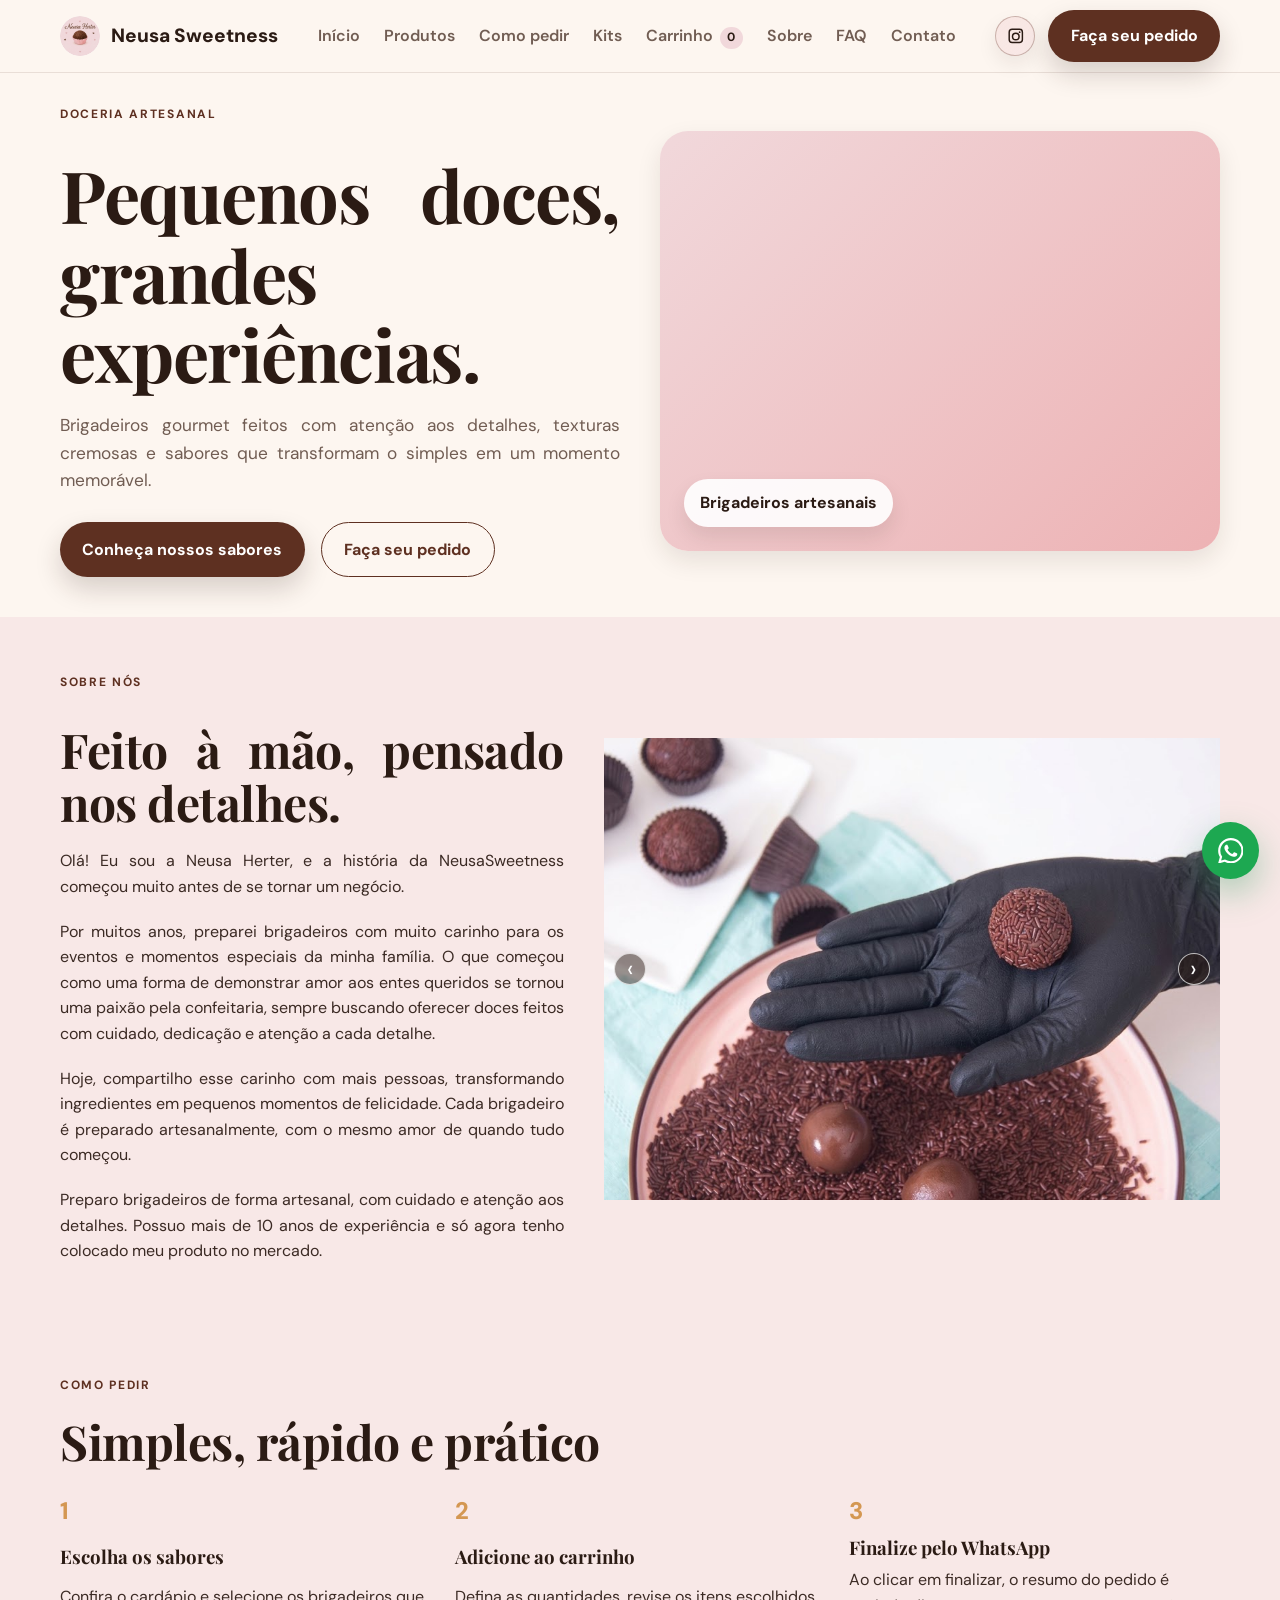
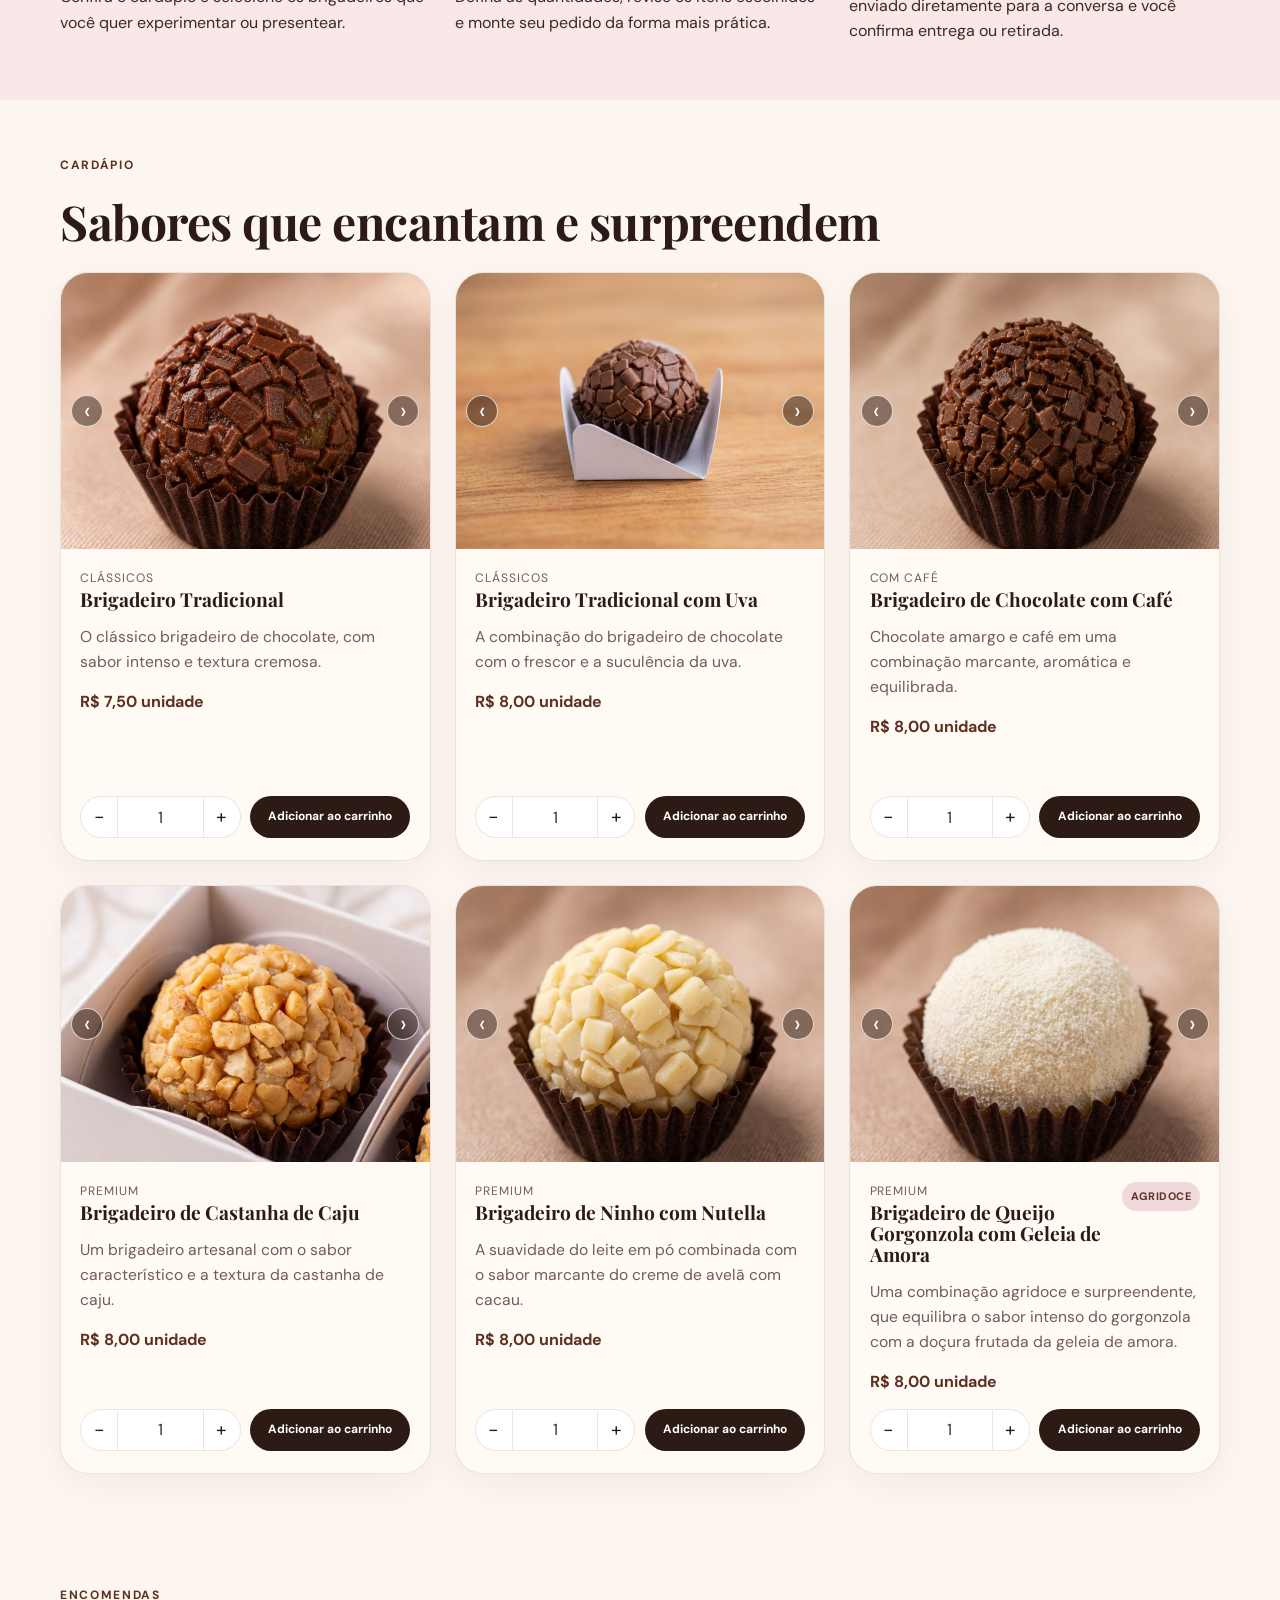
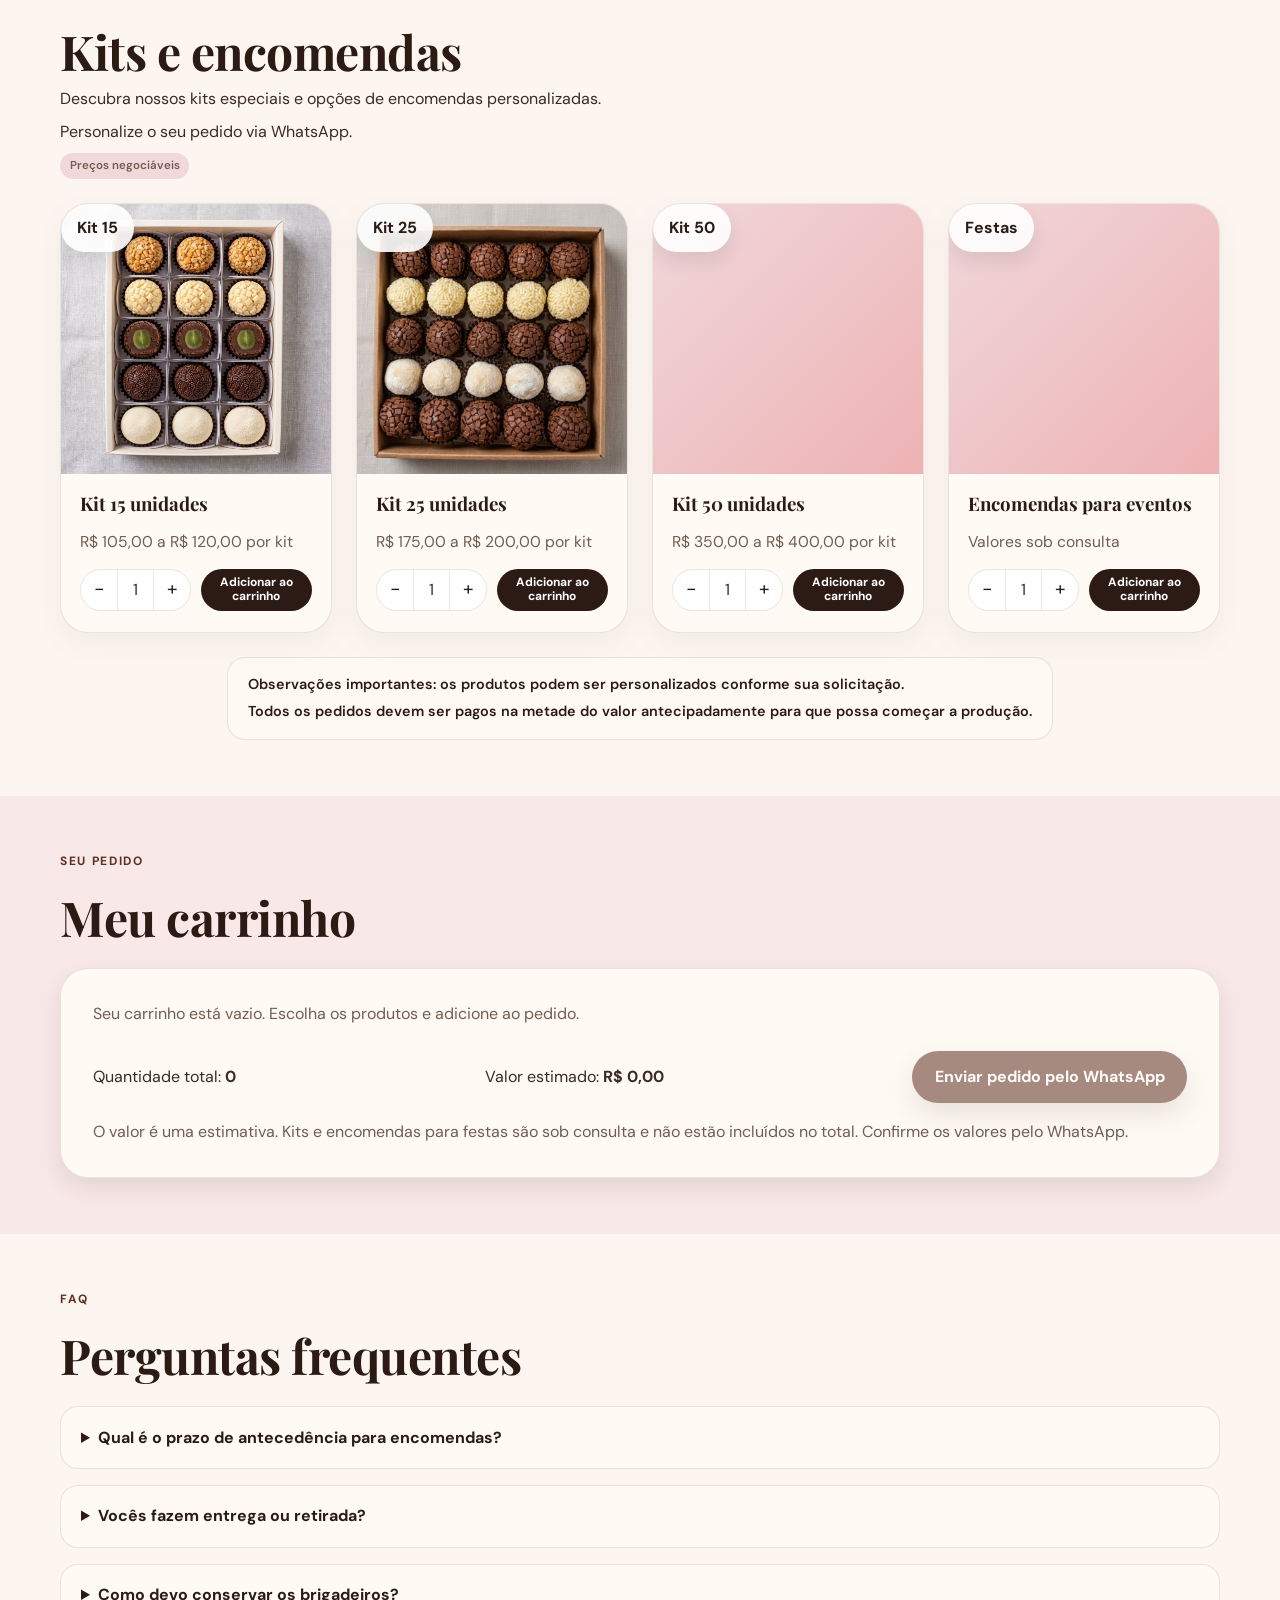
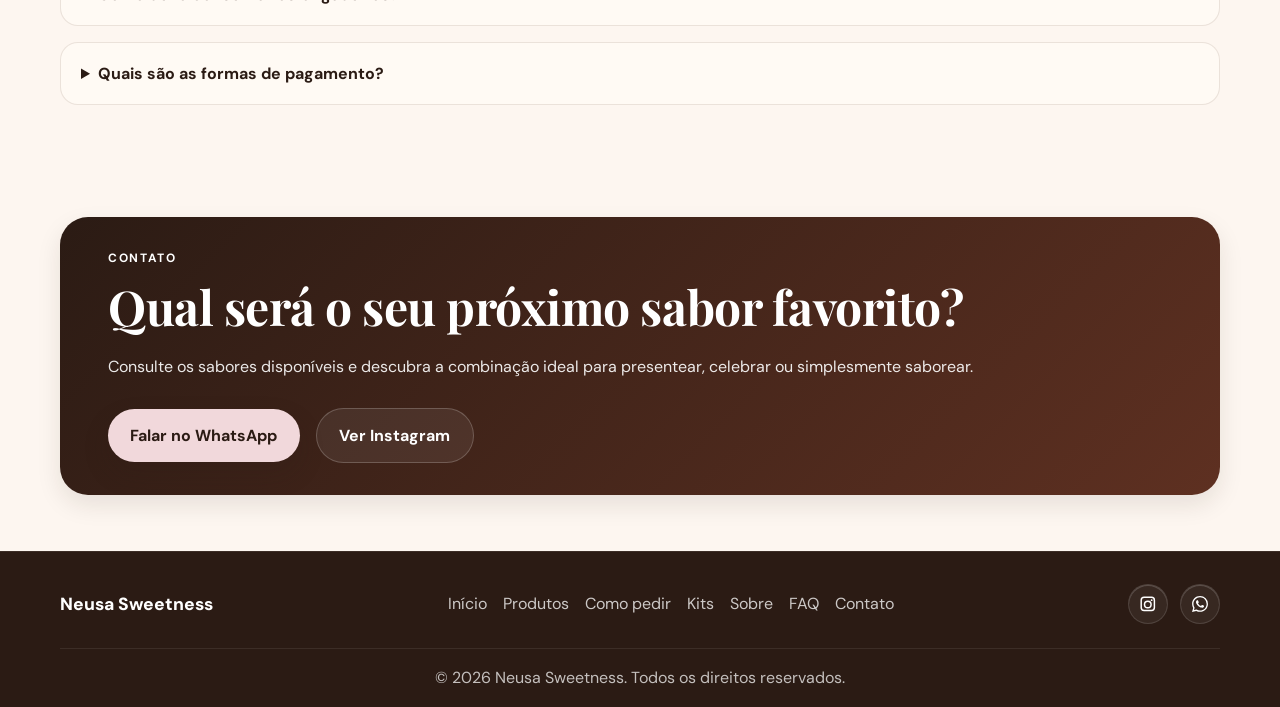
<file: index.html>
<!DOCTYPE html>
<html lang="pt-BR">
  <head>
    <meta charset="UTF-8" />
    <meta name="viewport" content="width=device-width, initial-scale=1.0" />
    <meta
      name="description"
      content="Doceria artesanal com brigadeiros gourmet, sabores exclusivos e atendimento pelo WhatsApp."
    />
    <meta name="theme-color" content="#5e3021" />
    <meta name="color-scheme" content="light" />
    <meta property="og:type" content="website" />
    <meta property="og:title" content="Neusa Sweetness | Brigadeiros Gourmet Artesanais" />
    <meta
      property="og:description"
      content="Doceria artesanal com brigadeiros gourmet, sabores exclusivos e atendimento pelo WhatsApp."
    />
    <!-- TODO: trocar og:image por URL absoluta (https://seudominio.com/Imagens/logo-512.jpg) após publicar o site -->
    <meta property="og:image" content="Imagens/logo.jpg" />
    <meta property="og:locale" content="pt_BR" />
    <title>Neusa Sweetness</title>
    <link rel="icon" href="Imagens/favicon_transparent_90x90.png" type="image/png" />
    <link rel="preconnect" href="https://fonts.googleapis.com" />
    <link rel="preconnect" href="https://fonts.gstatic.com" crossorigin />
    <link
      href="https://fonts.googleapis.com/css2?family=DM+Sans:wght@400..800&family=Playfair+Display:wght@700&display=swap"
      rel="stylesheet"
    />
    <link rel="stylesheet" href="style.css" />
  </head>
  <body>
    <svg class="sprite" aria-hidden="true" width="0" height="0">
      <symbol id="i-instagram" viewBox="0 0 24 24">
        <path d="M7 2h10a5 5 0 0 1 5 5v10a5 5 0 0 1-5 5H7a5 5 0 0 1-5-5V7a5 5 0 0 1 5-5zm0 2a3 3 0 0 0-3 3v10a3 3 0 0 0 3 3h10a3 3 0 0 0 3-3V7a3 3 0 0 0-3-3H7zm5 3.5A5.5 5.5 0 1 1 6.5 13 5.5 5.5 0 0 1 12 7.5zm0 2A3.5 3.5 0 1 0 15.5 13 3.5 3.5 0 0 0 12 9.5zm5.25-3.75a1.25 1.25 0 1 1-1.25 1.25 1.25 1.25 0 0 1 1.25-1.25z" />
      </symbol>
      <symbol id="i-whatsapp" viewBox="0 0 24 24">
        <path d="M17.472 14.382c-.297-.149-1.758-.867-2.03-.967-.273-.099-.471-.148-.67.15-.197.297-.767.966-.94 1.164-.173.199-.347.223-.644.075-.297-.15-1.255-.463-2.39-1.475-.883-.788-1.48-1.761-1.653-2.059-.173-.297-.018-.458.13-.606.134-.133.298-.347.446-.52.149-.174.198-.298.298-.497.099-.198.05-.371-.025-.52-.075-.149-.669-1.612-.916-2.207-.242-.579-.487-.5-.669-.51-.173-.008-.371-.01-.57-.01-.198 0-.52.074-.792.372-.272.297-1.04 1.016-1.04 2.479 0 1.462 1.065 2.875 1.213 3.074.149.198 2.096 3.2 5.077 4.487.709.306 1.262.489 1.694.625.712.227 1.36.195 1.871.118.571-.085 1.758-.719 2.006-1.413.248-.694.248-1.289.173-1.413-.074-.124-.272-.198-.57-.347m-5.421 7.403h-.004a9.87 9.87 0 01-5.031-1.378l-.361-.214-3.741.982.998-3.648-.235-.374a9.86 9.86 0 01-1.51-5.26c.001-5.45 4.436-9.884 9.888-9.884 2.64 0 5.122 1.03 6.988 2.898a9.825 9.825 0 012.893 6.994c-.003 5.45-4.437 9.884-9.885 9.884m8.413-18.297A11.815 11.815 0 0012.05 0C5.495 0 .16 5.335.157 11.892c0 2.096.547 4.142 1.588 5.945L.057 24l6.305-1.654a11.882 11.882 0 005.683 1.448h.005c6.554 0 11.89-5.335 11.893-11.893a11.821 11.821 0 00-3.48-8.413Z" />
      </symbol>
    </svg>

    <header class="site-header">
      <div class="container header-inner">
        <a href="#inicio" class="brand" aria-label="Ir para a página inicial">
          <img class="brand-mark" src="Imagens/logo.jpg" alt="" width="40" height="40" />
          <span>Neusa Sweetness</span>
        </a>

        <button class="nav-toggle" type="button" aria-expanded="false" aria-label="Abrir menu">
          <span></span>
          <span></span>
          <span></span>
        </button>

        <nav class="main-nav" aria-label="Menu principal">
          <a href="#inicio" class="nav-link--mobile-hidden">Início</a>
          <a href="#produtos">Produtos</a>
          <a href="#como-pedir">Como pedir</a>
          <a href="#kits">Kits</a>
          <a href="#carrinho">Carrinho <span class="cart-count" data-cart-count aria-live="polite" aria-atomic="true">0</span></a>
          <a href="#sobre">Sobre</a>
          <a href="#faq">FAQ</a>
          <a href="#contato">Contato</a>
          <a class="primary-button mobile-nav-button" href="#" data-whatsapp>Faça seu pedido</a>
        </nav>

        <div class="header-actions">
          <a
            class="social-link social-link--header"
            href="https://www.instagram.com/neusasweetness/"
            target="_blank"
            rel="noopener noreferrer"
            aria-label="Instagram da Neusa Sweetness"
          >
            <svg aria-hidden="true"><use href="#i-instagram"></use></svg>
          </a>
          <a class="primary-button header-button" href="#" data-whatsapp>Faça seu pedido</a>
        </div>
      </div>
    </header>

    <main>
      <section id="inicio" class="hero section-spacing">
        <div class="container hero-layout">
          <div class="hero-copy">
            <p class="eyebrow">Doceria artesanal</p>
            <h1>Pequenos doces, grandes experiências.</h1>
            <p class="lead">
              Brigadeiros gourmet feitos com atenção aos detalhes, texturas cremosas e sabores que transformam o simples em um momento memorável.
            </p>
            <div class="hero-actions">
              <a class="primary-button" href="#produtos">Conheça nossos sabores</a>
              <a class="secondary-button" href="#" data-whatsapp>Faça seu pedido</a>
            </div>
          </div>

          <!-- Ao receber uma foto real, substitua este placeholder por <img> com alt descritivo. -->
          <div class="hero-visual" aria-hidden="true">
            <div class="media-carousel hero-image-card">
              <span class="floating-badge">Brigadeiros artesanais</span>
            </div>
          </div>
        </div>
      </section>

      <section id="sobre" class="about section-spacing section-tint">
        <div class="container about-layout">
          <div class="about-copy">
            <p class="eyebrow">Sobre nós</p>
            <h2>Feito à mão, pensado nos detalhes.</h2>
            <p>
              Olá! Eu sou a Neusa Herter, e a história da NeusaSweetness começou muito antes de se tornar um negócio.
            </p>
              <p>
                Por muitos anos, preparei brigadeiros com muito carinho para os eventos e momentos especiais da minha família. O que começou como uma forma de demonstrar amor aos entes queridos se tornou uma paixão pela confeitaria, sempre buscando oferecer doces feitos com cuidado, dedicação e atenção a cada detalhe.
              </p>

              <p>
                Hoje, compartilho esse carinho com mais pessoas, transformando ingredientes em pequenos momentos de felicidade. Cada brigadeiro é preparado artesanalmente, com o mesmo amor de quando tudo começou.
              </p>

            <p>
              Preparo brigadeiros de forma artesanal, com cuidado e atenção aos detalhes.
              Possuo mais de 10 anos de experiência e só agora tenho colocado meu produto no mercado.
            </p>
          </div>

          <div class="about-visual">
            <div class="media-carousel media-carousel--square">
              <img
                src="Imagens/manuseio-brigadeiro.jpg"
                alt="Brigadeiro sendo manuseado na produção"
                class="is-active"
                width="800"
                height="800"
                loading="lazy"
                decoding="async"
              />
              <img
                src="Imagens/preparando-massa.png"
                alt="Preparando a massa dos brigadeiros"
                width="800"
                height="800"
                loading="lazy"
                decoding="async"
              />
              <img
                src="Imagens/massa-brigadeiro-2.jpg"
                alt="Massa pronta para a produção de brigadeiros"
                width="800"
                height="800"
                loading="lazy"
                decoding="async"
              />
              <button class="carousel-control carousel-control--previous" type="button" data-carousel-prev aria-label="Imagem anterior da produção">&#8249;</button>
              <button class="carousel-control carousel-control--next" type="button" data-carousel-next aria-label="Próxima imagem da produção">&#8250;</button>
            </div>
          </div>
        </div>
      </section>

      <section id="como-pedir" class="section-spacing section-tint">
        <div class="container">
          <div class="section-heading">
            <p class="eyebrow">Como pedir</p>
            <h2>Simples, rápido e prático</h2>
          </div>

          <ol class="steps">
            <li>
              <span class="step-number">1</span>
              <h3>Escolha os sabores</h3>
              <p>Confira o cardápio e selecione os brigadeiros que você quer experimentar ou presentear.</p>
            </li>
            <li>
              <span class="step-number">2</span>
              <h3>Adicione ao carrinho</h3>
              <p>Defina as quantidades, revise os itens escolhidos e monte seu pedido da forma mais prática.</p>
            </li>
            <li>
              <span class="step-number">3</span>
              <h3>Finalize pelo WhatsApp</h3>
              <p>Ao clicar em finalizar, o resumo do pedido é enviado diretamente para a conversa e você confirma entrega ou retirada.</p>
            </li>
          </ol>

          
        </div>
      </section>

      <section id="produtos" class="products section-spacing">
        <div class="container">
          <div class="section-heading">
            <p class="eyebrow">Cardápio</p>
            <h2>Sabores que encantam e surpreendem</h2>
          </div>

          <div class="product-grid">
            <article class="product-card" data-price-cents="750">
              <div class="media-carousel">
                <img src="Imagens/Tradicional.png" alt="Brigadeiro Tradicional" width="600" height="450" loading="lazy" decoding="async" class="is-active">
                <div class="carousel-info-slide" data-carousel-slide>
                  <h4>Ingredientes e produtos utilizados</h4>
                  <p><strong>Ingredientes:</strong> [COMPLETAR]</p>
                  <p><strong>Produtos utilizados:</strong> [COMPLETAR]</p>
                </div>
                <button class="carousel-control carousel-control--previous" type="button" data-carousel-prev aria-label="Imagem anterior: Brigadeiro Tradicional" hidden>&#8249;</button>
                <button class="carousel-control carousel-control--next" type="button" data-carousel-next aria-label="Próxima imagem: Brigadeiro Tradicional" hidden>&#8250;</button>
              </div>
              <div class="product-body">
                <div class="product-header">
                  <div>
                    <p class="product-category">Clássicos</p>
                    <h3 class="product-name">Brigadeiro Tradicional</h3>
                  </div>
                </div>
                <p class="product-description">O clássico brigadeiro de chocolate, com sabor intenso e textura cremosa.</p>
                <p class="product-price">R$ 7,50 unidade</p>
                <div class="cart-add-controls">
                  <div class="quantity-control" role="group" aria-label="Quantidade">
                    <span class="visually-hidden">Quantidade de Brigadeiro Tradicional</span>
                    <button type="button" data-quantity-decrease aria-label="Diminuir quantidade">−</button>
                    <input type="number" min="1" step="1" value="1" data-item-quantity aria-label="Quantidade de Brigadeiro Tradicional" />
                    <button type="button" data-quantity-increase aria-label="Aumentar quantidade">+</button>
                  </div>
                  <button class="product-action" type="button" data-cart-add>Adicionar ao carrinho</button>
                </div>
              </div>
            </article>
            <article class="product-card" data-price-cents="800">
              <div class="media-carousel">
                <img src="Imagens/uva-1.jpg" alt="Brigadeiro Tradicional com Uva" width="600" height="450" loading="lazy" decoding="async" class="is-active">
                <img src="Imagens/uva-2.jpg" alt="Brigadeiro Tradicional com Uva" width="600" height="450" loading="lazy" decoding="async" />
                <div class="carousel-info-slide" data-carousel-slide>
                  <h4>Ingredientes e produtos utilizados</h4>
                  <p><strong>Ingredientes:</strong> [COMPLETAR]</p>
                  <p><strong>Produtos utilizados:</strong> [COMPLETAR]</p>
                </div>
                <button class="carousel-control carousel-control--previous" type="button" data-carousel-prev aria-label="Imagem anterior: Brigadeiro Tradicional com Uva">&#8249;</button>
                <button class="carousel-control carousel-control--next" type="button" data-carousel-next aria-label="Próxima imagem: Brigadeiro Tradicional com Uva">&#8250;</button>
              </div>
              <div class="product-body">
                <div class="product-header">
                  <div>
                    <p class="product-category">Clássicos</p>
                    <h3 class="product-name">Brigadeiro Tradicional com Uva</h3>
                  </div>
                </div>
                <p class="product-description">A combinação do brigadeiro de chocolate com o frescor e a suculência da uva.</p>
                <p class="product-price">R$ 8,00 unidade</p>
                <div class="cart-add-controls">
                  <div class="quantity-control" role="group" aria-label="Quantidade">
                    <span class="visually-hidden">Quantidade de Brigadeiro Tradicional com Uva</span>
                    <button type="button" data-quantity-decrease aria-label="Diminuir quantidade">−</button>
                    <input type="number" min="1" step="1" value="1" data-item-quantity aria-label="Quantidade de Brigadeiro Tradicional com Uva" />
                    <button type="button" data-quantity-increase aria-label="Aumentar quantidade">+</button>
                  </div>
                  <button class="product-action" type="button" data-cart-add>Adicionar ao carrinho</button>
                </div>
              </div>
            </article>
            <article class="product-card" data-price-cents="800">
              <div class="media-carousel">
                <img src="Imagens/cafe.png" alt="Brigadeiro de Chocolate com Café" width="600" height="450" loading="lazy" decoding="async" class="is-active">
                <div class="carousel-info-slide" data-carousel-slide>
                  <h4>Ingredientes e produtos utilizados</h4>
                  <p><strong>Ingredientes:</strong> [COMPLETAR]</p>
                  <p><strong>Produtos utilizados:</strong> [COMPLETAR]</p>
                </div>
                <button class="carousel-control carousel-control--previous" type="button" data-carousel-prev aria-label="Imagem anterior: Brigadeiro de Chocolate com Café" hidden>&#8249;</button>
                <button class="carousel-control carousel-control--next" type="button" data-carousel-next aria-label="Próxima imagem: Brigadeiro de Chocolate com Café" hidden>&#8250;</button>
              </div>
              <div class="product-body">
                <div class="product-header">
                  <div>
                    <p class="product-category">Com café</p>
                    <h3 class="product-name">Brigadeiro de Chocolate com Café</h3>
                  </div>
                </div>
                <p class="product-description">Chocolate amargo e café em uma combinação marcante, aromática e equilibrada.</p>
                <p class="product-price">R$ 8,00 unidade</p>
                <div class="cart-add-controls">
                  <div class="quantity-control" role="group" aria-label="Quantidade">
                    <span class="visually-hidden">Quantidade de Brigadeiro de Chocolate com Café</span>
                    <button type="button" data-quantity-decrease aria-label="Diminuir quantidade">−</button>
                    <input type="number" min="1" step="1" value="1" data-item-quantity aria-label="Quantidade de Brigadeiro de Chocolate com Café" />
                    <button type="button" data-quantity-increase aria-label="Aumentar quantidade">+</button>
                  </div>
                  <button class="product-action" type="button" data-cart-add>Adicionar ao carrinho</button>
                </div>
              </div>
            </article>
            <article class="product-card" data-price-cents="800">
              <div class="media-carousel">
                <img src="Imagens/Castanha-de-caju-1.jpg" alt="Brigadeiro de Castanha de Caju" width="600" height="450" loading="lazy" decoding="async" class="is-active">
                <div class="carousel-info-slide" data-carousel-slide>
                  <h4>Ingredientes e produtos utilizados</h4>
                  <p><strong>Ingredientes:</strong> [COMPLETAR]</p>
                  <p><strong>Produtos utilizados:</strong> [COMPLETAR]</p>
                </div>
                <button class="carousel-control carousel-control--previous" type="button" data-carousel-prev aria-label="Imagem anterior: Brigadeiro de Castanha de Caju" hidden>&#8249;</button>
                <button class="carousel-control carousel-control--next" type="button" data-carousel-next aria-label="Próxima imagem: Brigadeiro de Castanha de Caju" hidden>&#8250;</button>
              </div>
              <div class="product-body">
                <div class="product-header">
                  <div>
                    <p class="product-category">Premium</p>
                    <h3 class="product-name">Brigadeiro de Castanha de Caju</h3>
                  </div>
                </div>
                <p class="product-description">Um brigadeiro artesanal com o sabor característico e a textura da castanha de caju.</p>
                <p class="product-price">R$ 8,00 unidade</p>
                <div class="cart-add-controls">
                  <div class="quantity-control" role="group" aria-label="Quantidade">
                    <span class="visually-hidden">Quantidade de Brigadeiro de Castanha de Caju</span>
                    <button type="button" data-quantity-decrease aria-label="Diminuir quantidade">−</button>
                    <input type="number" min="1" step="1" value="1" data-item-quantity aria-label="Quantidade de Brigadeiro de Castanha de Caju" />
                    <button type="button" data-quantity-increase aria-label="Aumentar quantidade">+</button>
                  </div>
                  <button class="product-action" type="button" data-cart-add>Adicionar ao carrinho</button>
                </div>
              </div>
            </article>
            <article class="product-card" data-price-cents="800">
              <div class="media-carousel">
                <img src="Imagens/ninho-com-nutella-1.jpg" alt="Brigadeiro de Ninho com Nutella" width="600" height="450" loading="lazy" decoding="async" class="is-active">
                <img src="Imagens/ninho-com-nutella-2.jpg" alt="Brigadeiro de Ninho com Nutella" width="600" height="450" loading="lazy" decoding="async" />
                <div class="carousel-info-slide" data-carousel-slide>
                  <h4>Ingredientes e produtos utilizados</h4>
                  <p><strong>Ingredientes:</strong> [COMPLETAR]</p>
                  <p><strong>Produtos utilizados:</strong> [COMPLETAR]</p>
                </div>
                <button class="carousel-control carousel-control--previous" type="button" data-carousel-prev aria-label="Imagem anterior: Brigadeiro de Ninho com Nutella">&#8249;</button>
                <button class="carousel-control carousel-control--next" type="button" data-carousel-next aria-label="Próxima imagem: Brigadeiro de Ninho com Nutella">&#8250;</button>
              </div>
              <div class="product-body">
                <div class="product-header">
                  <div>
                    <p class="product-category">Premium</p>
                    <h3 class="product-name">Brigadeiro de Ninho com Nutella</h3>
                  </div>
                </div>
                <p class="product-description">A suavidade do leite em pó combinada com o sabor marcante do creme de avelã com cacau.</p>
                <p class="product-price">R$ 8,00 unidade</p>
                <div class="cart-add-controls">
                  <div class="quantity-control" role="group" aria-label="Quantidade">
                    <span class="visually-hidden">Quantidade de Brigadeiro de Ninho com Nutella</span>
                    <button type="button" data-quantity-decrease aria-label="Diminuir quantidade">−</button>
                    <input type="number" min="1" step="1" value="1" data-item-quantity aria-label="Quantidade de Brigadeiro de Ninho com Nutella" />
                    <button type="button" data-quantity-increase aria-label="Aumentar quantidade">+</button>
                  </div>
                  <button class="product-action" type="button" data-cart-add>Adicionar ao carrinho</button>
                </div>
              </div>
            </article>
            <article class="product-card" data-price-cents="800">
              <div class="media-carousel">
                <img src="Imagens/gorgonzola-1.jpg" alt="Brigadeiro de Queijo Gorgonzola com Geleia de Amora" width="600" height="450" loading="lazy" decoding="async" class="is-active">
                <img src="Imagens/gorgonzola-2.jpg" alt="Brigadeiro de Queijo Gorgonzola com Geleia de Amora" width="600" height="450" loading="lazy" decoding="async" />
                <div class="carousel-info-slide" data-carousel-slide>
                  <h4>Ingredientes e produtos utilizados</h4>
                  <p><strong>Ingredientes:</strong> [COMPLETAR]</p>
                  <p><strong>Produtos utilizados:</strong> [COMPLETAR]</p>
                </div>
                <button class="carousel-control carousel-control--previous" type="button" data-carousel-prev aria-label="Imagem anterior: Brigadeiro de Queijo Gorgonzola com Geleia de Amora">&#8249;</button>
                <button class="carousel-control carousel-control--next" type="button" data-carousel-next aria-label="Próxima imagem: Brigadeiro de Queijo Gorgonzola com Geleia de Amora">&#8250;</button>
              </div>
              <div class="product-body">
                <div class="product-header">
                  <div>
                    <p class="product-category">Premium</p>
                    <h3 class="product-name">Brigadeiro de Queijo Gorgonzola com Geleia de Amora</h3>
                  </div>
                  <span class="chip">Agridoce</span>
                </div>
                <p class="product-description">Uma combinação agridoce e surpreendente, que equilibra o sabor intenso do gorgonzola com a doçura frutada da geleia de amora.</p>
                <p class="product-price">R$ 8,00 unidade</p>
                <div class="cart-add-controls">
                  <div class="quantity-control" role="group" aria-label="Quantidade">
                    <span class="visually-hidden">Quantidade de Brigadeiro de Queijo Gorgonzola com Geleia de Amora</span>
                    <button type="button" data-quantity-decrease aria-label="Diminuir quantidade">−</button>
                    <input type="number" min="1" step="1" value="1" data-item-quantity aria-label="Quantidade de Brigadeiro de Queijo Gorgonzola com Geleia de Amora" />
                    <button type="button" data-quantity-increase aria-label="Aumentar quantidade">+</button>
                  </div>
                  <button class="product-action" type="button" data-cart-add>Adicionar ao carrinho</button>
                </div>
              </div>
            </article>
          </div>
        </div>
      </section>

      <section id="kits" class="section-spacing">
        <div class="container">
          <div class="section-heading">
            <p class="eyebrow">Encomendas</p>
            <h2>Kits e encomendas</h2>
            <p>Descubra nossos kits especiais e opções de encomendas personalizadas.</p>
            <p>Personalize o seu pedido via WhatsApp.</p>
            <span class="chip kits-price-note">Preços negociáveis</span>
          </div>

          <div class="kits-grid">
            <article class="product-card" data-price-min-cents="10500" data-price-max-cents="12000">
              <div class="media-carousel media-carousel--square">
                <img
                  src="Imagens/kit-15-unidades.jpg"
                  alt="Imagem do kit com 15 unidades da Neusa Sweetness"
                  class="is-active"
                  width="600"
                  height="600"
                  loading="lazy"
                  decoding="async"
                />
                <span class="floating-badge">Kit 15</span>
              </div>
              <div class="product-body">
                <h3>Kit 15 unidades</h3>
                <p class="product-description">R$ 105,00 a R$ 120,00 por kit</p>
                <div class="cart-add-controls">
                  <div class="quantity-control" role="group" aria-label="Quantidade">
                    <span class="visually-hidden">Quantidade de kits de 15 unidades</span>
                    <button type="button" data-quantity-decrease aria-label="Diminuir quantidade">−</button>
                    <input type="number" min="1" step="1" value="1" data-item-quantity aria-label="Quantidade de kits de 15 unidades" />
                    <button type="button" data-quantity-increase aria-label="Aumentar quantidade">+</button>
                  </div>
                  <button class="product-action" type="button" data-cart-add>Adicionar ao carrinho</button>
                </div>
              </div>
            </article>
            <article class="product-card" data-price-min-cents="17500" data-price-max-cents="20000">
              <div class="media-carousel media-carousel--square">
                <img
                  src="Imagens/kit-25-unidades.jpg"
                  alt="Imagem do kit com 25 unidades da Neusa Sweetness"
                  class="is-active"
                  width="600"
                  height="600"
                  loading="lazy"
                  decoding="async"
                />
                <span class="floating-badge">Kit 25</span>
              </div>
              <div class="product-body">
                <h3>Kit 25 unidades</h3>
                <p class="product-description">R$ 175,00 a R$ 200,00 por kit</p>
                <div class="cart-add-controls">
                  <div class="quantity-control" role="group" aria-label="Quantidade">
                    <span class="visually-hidden">Quantidade de kits de 25 unidades</span>
                    <button type="button" data-quantity-decrease aria-label="Diminuir quantidade">−</button>
                    <input type="number" min="1" step="1" value="1" data-item-quantity aria-label="Quantidade de kits de 25 unidades" />
                    <button type="button" data-quantity-increase aria-label="Aumentar quantidade">+</button>
                  </div>
                  <button class="product-action" type="button" data-cart-add>Adicionar ao carrinho</button>
                </div>
              </div>
            </article>
            <article class="product-card" data-price-min-cents="35000" data-price-max-cents="40000">
              <div class="media-carousel media-carousel--square">
                <span class="floating-badge">Kit 50</span>
              </div>
              <div class="product-body">
                <h3>Kit 50 unidades</h3>
                <p class="product-description">R$ 350,00 a R$ 400,00 por kit</p>
                <div class="cart-add-controls">
                  <div class="quantity-control" role="group" aria-label="Quantidade">
                    <span class="visually-hidden">Quantidade de kits de 50 unidades</span>
                    <button type="button" data-quantity-decrease aria-label="Diminuir quantidade">−</button>
                    <input type="number" min="1" step="1" value="1" data-item-quantity aria-label="Quantidade de kits de 50 unidades" />
                    <button type="button" data-quantity-increase aria-label="Aumentar quantidade">+</button>
                  </div>
                  <button class="product-action" type="button" data-cart-add>Adicionar ao carrinho</button>
                </div>
              </div>
            </article>
            <article class="product-card">
              <div class="media-carousel media-carousel--square">
                <span class="floating-badge">Festas</span>
              </div>
              <div class="product-body">
                <h3>Encomendas para eventos</h3>
                <p class="product-description">Valores sob consulta</p>
                <div class="cart-add-controls">
                  <div class="quantity-control" role="group" aria-label="Quantidade">
                    <span class="visually-hidden">Quantidade de encomendas para eventos</span>
                    <button type="button" data-quantity-decrease aria-label="Diminuir quantidade">−</button>
                    <input type="number" min="1" step="1" value="1" data-item-quantity aria-label="Quantidade de encomendas para festas" />
                    <button type="button" data-quantity-increase aria-label="Aumentar quantidade">+</button>
                  </div>
                  <button class="product-action" type="button" data-cart-add>Adicionar ao carrinho</button>
                </div>
              </div>
            </article>
          </div>
          <div class="esse-aqui">
            <p>Observações importantes: os produtos podem ser personalizados conforme sua solicitação. </p>
            <p>Todos os pedidos devem ser pagos na metade do valor antecipadamente para que possa começar a produção.</p>
          </div>
        </div>
      </section>

      <section id="carrinho" class="cart-section section-spacing section-tint">
        <div class="container">
          <div class="section-heading">
            <p class="eyebrow">Seu pedido</p>
            <h2>Meu carrinho</h2>
          </div>
          <div class="cart-panel">
            <p id="cart-empty" class="cart-empty">Seu carrinho está vazio. Escolha os produtos e adicione ao pedido.</p>
            <ul id="cart-items" class="cart-items" aria-live="polite"></ul>
            <div class="cart-summary">
              <p>Quantidade total: <strong id="cart-total">0</strong></p>
              <p><span id="cart-price-label">Valor estimado:</span> <strong id="cart-price-total">R$ 0,00</strong></p>
              <a
                id="cart-checkout"
                class="primary-button"
                href="#"
                target="_blank"
                rel="noopener noreferrer"
                aria-disabled="true"
                tabindex="-1"
              >Enviar pedido pelo WhatsApp</a>
            </div>
            <p class="cart-note">O valor é uma estimativa. Kits e encomendas para festas são sob consulta e não estão incluídos no total. Confirme os valores pelo WhatsApp.</p>
          </div>
        </div>
      </section>

      <section id="faq" class="section-spacing">
        <div class="container">
          <div class="section-heading">
            <p class="eyebrow">FAQ</p>
            <h2>Perguntas frequentes</h2>
          </div>

          <div class="faq-list">
            <details class="faq-item">
              <summary>Qual é o prazo de antecedência para encomendas?</summary>
              <p>Fazer pedidos de encomendas com antecedência de até 48 horas.</p>
            </details>
            <details class="faq-item">
              <summary>Vocês fazem entrega ou retirada?</summary>
              <p>Podemos fazer entregas para as localidades de Campinas e região. </p>
            </details>
            <details class="faq-item">
              <summary>Como devo conservar os brigadeiros?</summary>
              <p>Para manter os brigadeiros fresquinhos e saborosos, guarde-os em um recipiente fechado na geladeira por até 7 dias.
                  <br>
              Antes de servir, retire-os cerca de 15 minutos antes para recuperar a cremosidade.</p>
            </details>
            <details class="faq-item">
              <summary>Quais são as formas de pagamento?</summary>
              <p>No momento, aceitamos somente pagamentos via PIX.</p>
            </details>
          </div>
        </div>
      </section>

      <section id="contato" class="contact section-spacing">
        <div class="container contact-panel">
          <div>
            <p class="eyebrow">Contato</p>
            <h2>Qual será o seu próximo sabor favorito?</h2>
          </div>

          <p>
            Consulte os sabores disponíveis e descubra a combinação ideal para presentear, celebrar ou simplesmente saborear.
          </p>

          <div class="contact-actions">
            <a class="primary-button" href="#" data-whatsapp>Falar no WhatsApp</a>
            <a
              class="secondary-button"
              href="https://www.instagram.com/neusasweetness/"
              target="_blank"
              rel="noopener noreferrer"
            >
              Ver Instagram
            </a>
          </div>
        </div>
      </section>
    </main>

    <footer class="site-footer">
      <div class="container footer-layout">
        <div>
          <a href="#inicio" class="brand brand--footer">Neusa Sweetness</a>
        </div>

        <nav class="footer-nav" aria-label="Navegação do rodapé">
          <a href="#inicio">Início</a>
          <a href="#produtos">Produtos</a>
          <a href="#como-pedir">Como pedir</a>
          <a href="#kits">Kits</a>
          <a href="#sobre">Sobre</a>
          <a href="#faq">FAQ</a>
          <a href="#contato">Contato</a>
        </nav>

        <div class="footer-socials">
          <a
            class="social-link"
            href="https://www.instagram.com/neusasweetness/"
            target="_blank"
            rel="noopener noreferrer"
            aria-label="Instagram"
          >
            <svg aria-hidden="true"><use href="#i-instagram"></use></svg>
          </a>
          <a
            class="social-link"
            href="#"
            data-whatsapp
            aria-label="Falar no WhatsApp"
          >
            <svg class="icon-whatsapp" aria-hidden="true"><use href="#i-whatsapp"></use></svg>
          </a>
        </div>
      </div>

      <div class="container footer-bottom">
        <p>© <span id="current-year"></span> Neusa Sweetness. Todos os direitos reservados.</p>
      </div>
    </footer>

    <a
      id="floating-whatsapp"
      class="floating-whatsapp"
      href="#"
      data-whatsapp
      aria-label="Falar no WhatsApp"
      title="Abrir WhatsApp"
    >
      <svg aria-hidden="true"><use href="#i-whatsapp"></use></svg>
    </a>

    <script src="script.js"></script>
  </body>
</html>
</file>
<file: style.css>
:root {
  --bg-cream: #fdf6f0;
  --rose-100: #f1d8db;
  --rose-300: #edb2b4;
  --chocolate-700: #5e3021;
  --chocolate-900: #2b1b14;
  --caramel: #d49752;
  --text: #3b2a24;
  --muted: #715d53;
  --panel: #fffaf4;
  --border: rgba(94, 48, 33, 0.12);
  --shadow: 0 10px 24px rgba(43, 27, 20, 0.10);
  --radius-lg: 28px;
  --radius-md: 18px;
  --section-y: clamp(2.5rem, 5vw, 3.5rem);
  --container: min(1160px, calc(100% - 2rem));
}

* {
  box-sizing: border-box;
}

.sprite {
  position: absolute;
  width: 0;
  height: 0;
  overflow: hidden;
}

html {
  scroll-behavior: smooth;
}

section[id] {
  scroll-margin-top: 90px;
}

body {
  margin: 0;
  font-family: "DM Sans", system-ui, sans-serif;
  background: var(--bg-cream);
  color: var(--text);
  line-height: 1.6;
}

a {
  color: inherit;
  text-decoration: none;
}

img {
  max-width: 100%;
  display: block;
}

button {
  font: inherit;
}

[hidden] {
  display: none !important;
}

.container {
  width: var(--container);
  margin: 0 auto;
}

.section-spacing {
  padding: var(--section-y) 0;
}

.section-tint {
  background: rgba(241, 216, 219, 0.45);
}

.eyebrow {
  margin: 0 0 0.75rem;
  color: var(--chocolate-700);
  text-transform: uppercase;
  letter-spacing: 0.14em;
  font-weight: 700;
  font-size: 0.75rem;
}

h1,
h2,
h3 {
  margin: 0;
  color: var(--chocolate-900);
  line-height: 1.1;
  font-family: "Playfair Display", Georgia, serif;
}

h1 {
  font-size: clamp(2.4rem, 6vw, 4.5rem);
  letter-spacing: -0.02em;
}

h2 {
  font-size: clamp(2rem, 4vw, 3rem);
  letter-spacing: -0.01em;
}

p {
  margin: 0;
}

.primary-button,
.secondary-button,
.product-action {
  display: inline-flex;
  align-items: center;
  justify-content: center;
  min-height: 46px;
  padding: 0.85rem 1.4rem;
  border-radius: 999px;
  font-weight: 700;
  transition: transform 0.2s ease, box-shadow 0.2s ease, background 0.2s ease;
}

.primary-button {
  background: var(--chocolate-700);
  color: #fff;
  box-shadow: 0 12px 26px rgba(43, 27, 20, 0.18);
}

.secondary-button {
  background: transparent;
  border: 1px solid var(--chocolate-700);
  color: var(--chocolate-700);
}

.primary-button:hover,
.secondary-button:hover,
.product-card:hover,
.social-link:hover,
.floating-whatsapp:hover {
  transform: translateY(-2px);
}

.primary-button:hover {
  background: var(--chocolate-900);
}

.secondary-button:hover {
  border-color: var(--caramel);
}

.site-header {
  position: sticky;
  top: 0;
  z-index: 30;
  background: var(--bg-cream);
  border-bottom: 1px solid var(--border);
}

.header-inner {
  display: flex;
  align-items: center;
  justify-content: space-between;
  min-height: 72px;
  gap: 1rem;
}

.brand {
  display: inline-flex;
  align-items: center;
  gap: 0.7rem;
  font-size: 1.2rem;
  font-weight: 800;
  color: var(--chocolate-900);
}

.brand,
.main-nav a,
.header-button {
  white-space: nowrap;
}

.brand-mark {
  width: 40px;
  height: 40px;
  border-radius: 50%;
  object-fit: cover;
}

.main-nav,
.header-actions,
.footer-nav,
.footer-socials,
.contact-actions {
  display: flex;
  align-items: center;
}

.main-nav {
  gap: 1.5rem;
  color: var(--muted);
  font-weight: 600;
}

.mobile-nav-button {
  display: none;
}

.main-nav a {
  position: relative;
}

.main-nav a::after {
  content: "";
  position: absolute;
  left: 0;
  bottom: -0.35rem;
  width: 100%;
  height: 2px;
  background: var(--chocolate-700);
  transform: scaleX(0);
  transform-origin: center;
  transition: transform 0.2s ease;
}

.main-nav a:hover::after,
.main-nav a:focus-visible::after {
  transform: scaleX(1);
}

.header-actions {
  gap: 0.8rem;
}

.header-button {
  white-space: nowrap;
}

.nav-toggle {
  display: none;
  flex-direction: column;
  justify-content: center;
  gap: 0.28rem;
  width: 44px;
  height: 44px;
  padding: 0.5rem;
  border: 1px solid var(--border);
  border-radius: 12px;
  background: rgba(255, 255, 255, 0.4);
  cursor: pointer;
}

.nav-toggle span {
  display: block;
  width: 100%;
  height: 2px;
  background: var(--chocolate-900);
  border-radius: 2px;
}

.hero {
  padding-top: 2rem;
  padding-bottom: 2.5rem;
}

.hero-layout,
.about-layout {
  display: grid;
  grid-template-columns: repeat(2, minmax(0, 1fr));
  align-items: center;
  gap: 2.5rem;
}

.about-layout {
  grid-template-columns: minmax(0, 0.9fr) minmax(0, 1.1fr);
}

.about-visual .media-carousel {
  aspect-ratio: 4 / 3;
}

.hero-copy,
.about-copy {
  display: grid;
  gap: 1.2rem;
  text-align: justify;
}

.lead {
  max-width: 38rem;
  color: var(--muted);
  font-size: 1.08rem;
}

.hero-actions,
.contact-actions {
  display: flex;
  flex-wrap: wrap;
  gap: 1rem;
  margin-top: 0.5rem;
}

.media-carousel {
  position: relative;
  aspect-ratio: 4 / 3;
  overflow: hidden;
  background: linear-gradient(135deg, var(--rose-100), var(--rose-300));
}

.media-carousel--square {
  aspect-ratio: 1 / 1;
}

.hero-image-card,
.photo-placeholder {
  position: relative;
  width: 100%;
  height: 100%;
  border-radius: var(--radius-lg);
  overflow: hidden;
}

.hero-image-card {
  display: grid;
  place-items: end start;
  padding: 1.5rem;
  min-height: 400px;
  box-shadow: var(--shadow);
}

.hero-image-card,
.photo-placeholder,
.media-carousel {
  background: linear-gradient(135deg, var(--rose-100), var(--rose-300));
}

.floating-badge {
  position: relative;
  z-index: 3;
  display: inline-flex;
  align-items: center;
  padding: 0.7rem 1rem;
  border-radius: 999px;
  background: rgba(255, 255, 255, 0.9);
  color: var(--chocolate-900);
  font-weight: 700;
  box-shadow: 0 10px 20px rgba(43, 27, 20, 0.1);
}

.section-heading {
  display: grid;
  gap: 0.5rem;
  margin-bottom: 1.5rem;
}

.product-grid {
  display: grid;
  grid-template-columns: repeat(3, minmax(0, 1fr));
  grid-auto-rows: 1fr;
  gap: 1.5rem;
}

.steps {
  display: grid;
  grid-template-columns: repeat(3, minmax(0, 1fr));
  gap: 1.5rem;
  list-style: none;
  margin: 0;
  padding: 0;
}

.steps li {
  display: grid;
  gap: 0.5rem;
}

.kits-grid {
  display: grid;
  grid-template-columns: repeat(4, minmax(0, 1fr));
  gap: 1.5rem;
}

.esse-aqui {
  display: grid;
  gap: 0.35rem;
  width: fit-content;
  max-width: 100%;
  margin: 1.5rem auto 0;
  padding: clamp(0.8rem, 2.5vw, 1rem) clamp(1rem, 3vw, 1.25rem);
  border: 1px solid var(--border);
  border-radius: var(--radius-md);
  background: rgba(255, 250, 244, 0.7);
  color: var(--chocolate-900);
  font-weight: 600;
  font-size: 0.9rem;
  line-height: 1.5;
}
.esse-aqui p {
  margin: 0;
  white-space: normal;
}


.product-card {
  display: flex;
  flex-direction: column;
  height: 100%;
  background: var(--panel);
  border: 1px solid var(--border);
  border-radius: var(--radius-lg);
  box-shadow: 0 10px 30px rgba(43, 27, 20, 0.05);
  overflow: hidden;
  transition: transform 0.2s ease, box-shadow 0.2s ease;
}

.product-card:hover {
  box-shadow: 0 16px 38px rgba(43, 27, 20, 0.12);
}

.media-carousel > img,
.media-carousel > [data-carousel-slide] {
  position: absolute;
  inset: 0;
  width: 100%;
  height: 100%;
  opacity: 0;
  visibility: hidden;
  z-index: 0;
  transition: opacity 0s linear 0.6s, visibility 0s linear 0.6s;
}

.media-carousel > img {
  object-fit: cover;
}

.media-carousel > img.is-active,
.media-carousel > [data-carousel-slide].is-active {
  opacity: 1;
  visibility: visible;
  z-index: 1;
  transition: opacity 0.6s ease;
}

.carousel-info-slide {
  display: flex;
  flex-direction: column;
  justify-content: center;
  gap: 0.65rem;
  padding: clamp(1rem, 4vw, 2rem) clamp(3rem, 7vw, 4rem);
  overflow-y: auto;
  background: linear-gradient(135deg, var(--rose-100), var(--rose-300));
  color: var(--chocolate-900);
}

.carousel-info-slide h4 {
  margin: 0;
  font-family: "Playfair Display", Georgia, serif;
  font-size: clamp(1rem, 2vw, 1.35rem);
  line-height: 1.2;
}

.carousel-info-slide p {
  font-size: clamp(0.8rem, 1.5vw, 0.95rem);
  line-height: 1.4;
}

.carousel-control {
  position: absolute;
  top: 50%;
  z-index: 2;
  display: grid;
  place-items: center;
  width: 2rem;
  height: 2rem;
  padding: 0;
  border: 1px solid rgba(255, 255, 255, 0.7);
  border-radius: 50%;
  background: rgba(43, 27, 20, 0.48);
  color: #fff;
  font-size: 1.5rem;
  line-height: 1;
  cursor: pointer;
  transform: translateY(-50%);
  transition: background 0.2s ease, opacity 0.2s ease;
}

.carousel-control:hover {
  background: rgba(43, 27, 20, 0.78);
}

.carousel-control--previous {
  left: 0.65rem;
}

.carousel-control--next {
  right: 0.65rem;
}

.carousel-control:focus-visible {
  outline-color: #fff;
}

.product-body {
  display: flex;
  flex: 1;
  flex-direction: column;
  gap: 0.9rem;
  padding: 1.25rem 1.2rem 1.35rem;
}

.visually-hidden {
  position: absolute;
  width: 1px;
  height: 1px;
  padding: 0;
  margin: -1px;
  overflow: hidden;
  clip: rect(0, 0, 0, 0);
  white-space: nowrap;
  border: 0;
}

.cart-count {
  display: inline-grid;
  place-items: center;
  min-width: 1.4rem;
  height: 1.4rem;
  margin-left: 0.2rem;
  padding: 0 0.3rem;
  border-radius: 999px;
  background: var(--rose-100);
  color: var(--chocolate-900);
  font-size: 0.75rem;
  font-weight: 700;
}

.cart-add-controls {
  display: grid;
  grid-template-columns: repeat(2, minmax(0, 1fr));
  align-items: stretch;
  gap: 0.6rem;
  margin-top: auto;
}

.quantity-control {
  display: inline-flex;
  width: 100%;
  min-width: 0;
  height: 2.625rem;
  align-items: center;
  overflow: hidden;
  border: 1px solid var(--border);
  border-radius: 999px;
  background: #fff;
}

.quantity-control button {
  flex: 0 0 2.25rem;
  width: 2.25rem;
  height: 2.5rem;
  border: 0;
  background: transparent;
  color: var(--chocolate-900);
  font-size: 1.2rem;
  cursor: pointer;
}

.quantity-control input {
  flex: 1;
  width: 1rem;
  min-width: 0;
  height: 2.5rem;
  padding: 0;
  border: 0;
  border-right: 1px solid var(--border);
  border-left: 1px solid var(--border);
  color: var(--text);
  font: inherit;
  text-align: center;
  appearance: textfield;
}

.quantity-control input::-webkit-inner-spin-button,
.quantity-control input::-webkit-outer-spin-button {
  margin: 0;
  appearance: none;
}

.product-action {
  width: 100%;
  min-width: 0;
  flex: none;
  height: 2.625rem;
  min-height: 2.625rem;
  padding: 0.2rem 0.4rem;
  border: 0;
  cursor: pointer;
  white-space: normal;
  font-size: 0.75rem;
  line-height: 1.1;
  text-align: center;
}

.cart-panel {
  display: grid;
  gap: 1rem;
  padding: clamp(1.2rem, 3vw, 2rem);
  border: 1px solid var(--border);
  border-radius: var(--radius-lg);
  background: var(--panel);
  box-shadow: var(--shadow);
}

.cart-empty,
.cart-note {
  color: var(--muted);
}

.cart-items {
  display: grid;
  gap: 0.75rem;
  margin: 0;
  padding: 0;
  list-style: none;
}

.cart-item {
  display: flex;
  align-items: center;
  justify-content: space-between;
  gap: 1rem;
  padding: 0.85rem 0;
  border-bottom: 1px solid var(--border);
}

.cart-item-name {
  flex: 1;
  font-weight: 700;
}

.cart-item-price {
  color: var(--muted);
  font-size: 0.9rem;
}

.cart-item-actions {
  display: flex;
  align-items: center;
  gap: 0.55rem;
  flex-shrink: 0;
}

.cart-item-actions button {
  min-width: 2rem;
  min-height: 2rem;
  border: 1px solid var(--border);
  border-radius: 50%;
  background: #fff;
  color: var(--chocolate-900);
  cursor: pointer;
}

.cart-item-actions .cart-item-remove {
  width: auto;
  padding: 0 0.65rem;
  border-radius: 999px;
  color: var(--chocolate-700);
}

.cart-summary {
  display: flex;
  align-items: center;
  justify-content: space-between;
  gap: 1rem;
  padding-top: 0.5rem;
}

.cart-summary .primary-button {
  border: 0;
  cursor: pointer;
}

.cart-summary .primary-button:disabled {
  cursor: not-allowed;
  opacity: 0.55;
}

.cart-summary .primary-button[aria-disabled="true"] {
  cursor: not-allowed;
  opacity: 0.55;
  pointer-events: none;
}

.kits-grid .product-body {
  display: flex;
  flex-direction: column;
}

.kits-grid .product-action {
  margin-top: auto;
}

.step-number {
  color: var(--caramel);
  font-size: 1.5rem;
  font-weight: 800;
}

.product-header {
  display: flex;
  align-items: start;
  justify-content: space-between;
  gap: 0.8rem;
}

.product-name {
  font-size: 1.2rem;
}

.product-category {
  color: var(--muted);
  font-size: 0.76rem;
  text-transform: uppercase;
  letter-spacing: 0.08em;
}

.product-description {
  color: var(--muted);
  font-size: 0.98rem;
}

.product-price {
  color: var(--chocolate-700);
  font-weight: 700;
}

.product-footer {
  display: flex;
  align-items: center;
  justify-content: space-between;
  gap: 0.8rem;
  margin-top: auto;
}

.product-action {
  min-height: 42px;
  padding: 0.75rem 1rem;
  border: 1px solid transparent;
  background: var(--chocolate-900);
  color: #fff;
}

.chip {
  display: inline-flex;
  align-items: center;
  justify-content: center;
  padding: 0.35rem 0.55rem;
  border-radius: 999px;
  background: var(--rose-100);
  color: var(--chocolate-700);
  font-size: 0.68rem;
  font-weight: 700;
  letter-spacing: 0.04em;
  text-transform: uppercase;
}

.kits-price-note {
  justify-self: start;
  padding: 0.25rem 0.6rem;
  color: var(--muted);
  font-size: 0.72rem;
  font-weight: 600;
  letter-spacing: normal;
  text-transform: none;
}

.photo-placeholder {
  display: grid;
  place-items: center;
  color: #fff;
  font-weight: 700;
  text-align: center;
  padding: 1.5rem;
  min-height: 320px;
}

.photo-placeholder > span {
  position: relative;
  z-index: 1;
  padding: 0.4rem 0.7rem;
  border-radius: 0.5rem;
  background: rgba(43, 27, 20, 0.88);
  color: #fff;
}

.faq-list {
  display: grid;
  gap: 1rem;
}

.faq-item {
  padding: 1.1rem 1.25rem;
  background: var(--panel);
  border: 1px solid var(--border);
  border-radius: var(--radius-md);
}

.faq-item summary {
  color: var(--chocolate-900);
  font-weight: 700;
  cursor: pointer;
}

.faq-item p {
  margin-top: 0.75rem;
  color: var(--muted);
}

.contact-panel {
  display: grid;
  gap: 1.3rem;
  padding: 2rem clamp(1.2rem, 4vw, 3rem);
  background: linear-gradient(135deg, var(--chocolate-900), var(--chocolate-700));
  border-radius: var(--radius-lg);
  color: rgba(255, 255, 255, 0.9);
  box-shadow: var(--shadow);
}

.contact-panel h2,
.contact-panel .eyebrow {
  color: #fff;
}

.contact-panel .primary-button {
  background: var(--rose-100);
  color: var(--chocolate-900);
}

.contact-panel .secondary-button {
  background: rgba(255, 255, 255, 0.07);
  border-color: rgba(255, 255, 255, 0.2);
  color: #fff;
}

.site-footer {
  padding: 2rem 0 1rem;
  border-top: 1px solid rgba(255, 255, 255, 0.08);
  background: var(--chocolate-900);
  color: #f7efe7;
}

.footer-layout {
  display: flex;
  align-items: center;
  justify-content: space-between;
  gap: 1rem;
  flex-wrap: wrap;
}

.brand--footer {
  font-size: 1.1rem;
  color: #fff;
}

.footer-nav {
  gap: 1rem;
  flex-wrap: wrap;
  color: rgba(255, 255, 255, 0.76);
}

.footer-socials {
  gap: 0.75rem;
}

.social-link {
  display: inline-flex;
  align-items: center;
  justify-content: center;
  width: 2.5rem;
  height: 2.5rem;
  border-radius: 50%;
  background: rgba(255, 255, 255, 0.06);
  border: 1px solid rgba(255, 255, 255, 0.12);
  color: #fff;
  box-shadow: inset 0 1px 0 rgba(255,255,255,0.18);
}

.social-link--header {
  background: linear-gradient(135deg, rgba(237, 178, 180, 0.22), rgba(241, 216, 219, 0.45));
  border: 1px solid rgba(94, 48, 33, 0.3);
  color: var(--chocolate-900);
  box-shadow: 0 8px 20px rgba(43, 27, 20, 0.08);
}

.social-link svg,
.floating-whatsapp svg {
  width: 1.1rem;
  height: 1.1rem;
  fill: currentColor;
}

.social-link .icon-whatsapp {
  width: 1rem;
  height: 1rem;
}

.footer-bottom {
  margin-top: 1.5rem;
  padding-top: 1rem;
  border-top: 1px solid rgba(255, 255, 255, 0.08);
  text-align: center;
  color: rgba(255, 255, 255, 0.72);
}

.floating-whatsapp {
  position: fixed;
  right: 1.3rem;
  bottom: 1.3rem;
  z-index: 50;
  display: inline-flex;
  align-items: center;
  justify-content: center;
  width: 3.6rem;
  height: 3.6rem;
  border-radius: 50%;
  background: #1da851;
  color: #fff;
  box-shadow: 0 14px 34px rgba(33, 151, 88, 0.35);
}

.floating-whatsapp svg {
  width: 1.6rem;
  height: 1.6rem;
}

:focus-visible {
  outline: 3px solid var(--chocolate-700);
  outline-offset: 3px;
}

@media (max-width: 960px) {
  .product-grid {
    grid-template-columns: repeat(2, minmax(0, 1fr));
  }

  .main-nav {
    gap: 1rem;
  }

}

@media (max-width: 1100px) {
  .kits-grid {
    grid-template-columns: repeat(2, minmax(0, 1fr));
  }

  .nav-toggle {
    display: flex;
  }

  .main-nav {
    position: absolute;
    top: calc(100% + 0.4rem);
    left: 1rem;
    right: 1rem;
    display: none;
    flex-direction: column;
    align-items: flex-start;
    padding: 1rem;
    background: var(--panel);
    border: 1px solid var(--border);
    border-radius: var(--radius-md);
    box-shadow: var(--shadow);
  }

  .main-nav.is-open {
    display: flex;
  }

  .nav-link--mobile-hidden {
    display: none;
  }

  .mobile-nav-button {
    display: inline-flex;
    width: 100%;
  }

  .header-actions {
    display: none;
  }
}

@media (max-width: 760px) {
  .hero-layout,
  .about-layout,
  .product-grid {
    grid-template-columns: 1fr;
  }

  .steps {
    grid-template-columns: 1fr;
  }

  .hero-copy,
  .about-copy {
    gap: 1rem;
  }

  .hero-image-card,
  .photo-placeholder {
    min-height: 240px;
  }

  .footer-layout {
    justify-content: center;
  }
}

@media (max-width: 520px) {
  .kits-grid {
    grid-template-columns: 1fr;
  }

  .hero-actions,
  .contact-actions {
    flex-direction: column;
    align-items: stretch;
  }

  .primary-button,
  .secondary-button,
  .product-action {
    width: 100%;
  }

  .product-footer {
    flex-direction: column;
    align-items: flex-start;
  }

  .cart-item {
    align-items: flex-start;
    flex-direction: column;
  }

  .cart-summary {
    align-items: stretch;
    flex-direction: column;
  }
}

@media (prefers-reduced-motion: reduce) {
  html {
    scroll-behavior: auto;
  }

  .media-carousel > img,
  .media-carousel > [data-carousel-slide] {
    transition: none;
  }

  *, *::before, *::after {
    animation-duration: 0.01ms !important;
    animation-iteration-count: 1 !important;
    transition-duration: 0.01ms !important;
  }
}
</file>
